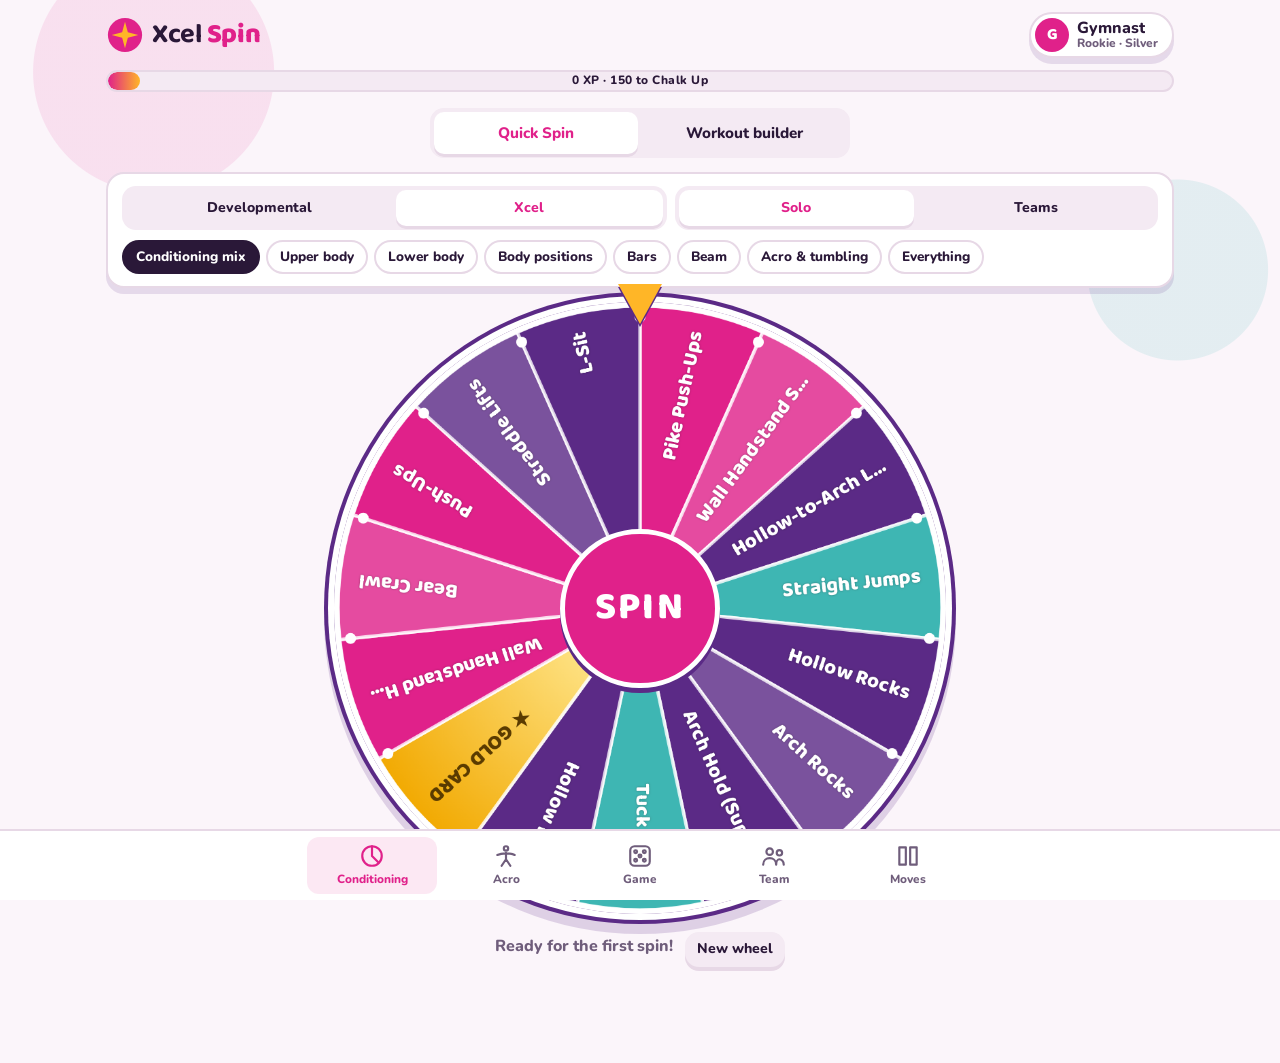
<file: index.html>
<!doctype html>
<html lang="en">
<head>
<meta charset="utf-8">
<meta name="viewport" content="width=device-width, initial-scale=1, viewport-fit=cover">
<title>Xcel Spin</title>
<!-- PWA:START -->
<meta name="description" content="Gamified Xcel gymnastics conditioning randomizer for athletes and coaches.">
<meta name="theme-color" content="#E0218A">
<meta name="apple-mobile-web-app-capable" content="yes">
<meta name="mobile-web-app-capable" content="yes">
<meta name="apple-mobile-web-app-status-bar-style" content="default">
<meta name="apple-mobile-web-app-title" content="Xcel Spin">
<link rel="manifest" href="manifest.webmanifest">
<link rel="apple-touch-icon" href="icons/apple-touch-icon.png">
<link rel="icon" type="image/png" href="icons/icon-192.png">
<!-- PWA:END -->
<link rel="preconnect" href="https://fonts.googleapis.com">
<link rel="preconnect" href="https://fonts.gstatic.com" crossorigin>
<link rel="stylesheet" href="https://fonts.googleapis.com/css2?family=Baloo+2:wght@600;700;800&family=Nunito:wght@500;700;800&display=swap">
<link rel="stylesheet" href="css/app.css">

</head>
<body>
<div class="app">
  <header class="top">
    <div class="brand">
      <span class="logo" aria-hidden="true"><svg viewBox="0 0 40 40"><circle cx="20" cy="20" r="18" fill="var(--magenta)"/><path d="M20 6 L23 17 L34 20 L23 23 L20 34 L17 23 L6 20 L17 17Z" fill="var(--sun)"/></svg></span>
      <span class="brand-name">Xcel <b>Spin</b></span>
    </div>
    <button class="athlete-pill" id="athletePill" type="button" aria-label="Switch athlete">
      <span class="avatar" id="pillAvatar"></span>
      <span class="pill-text"><span id="pillName">Gymnast</span><small id="pillRank">Rookie</small></span>
    </button>
  </header>

  <div class="xpbar" aria-label="Experience points"><div class="xpfill" id="xpFill"></div><span id="xpText">0 XP</span></div>

  <main id="views">
    <!-- SPIN (conditioning) -->
    <section class="view" id="view-spin" data-view="spin">
      <div class="seg mode-switch" id="spinMode">
        <button type="button" data-v="quick">Quick Spin</button>
        <button type="button" data-v="builder">Workout builder</button>
      </div>

      <!-- QUICK SPIN: no names, one big wheel, everyone takes a spin -->
      <div id="quickWrap">
        <div class="panel quick-controls">
          <div class="qc-row">
            <div class="seg small-seg" id="qProg"><button type="button" data-v="dev">Developmental</button><button type="button" data-v="xcel">Xcel</button></div>
            <div class="seg small-seg" id="qPlay"><button type="button" data-v="solo">Solo</button><button type="button" data-v="teams">Teams</button></div>
            <div class="team-count" id="qTeamsWrap" hidden><span class="label">Teams</span><div class="seg small-seg" id="qTeams"></div></div>
          </div>
          <div class="chips" id="qFocus"></div>
        </div>
        <div class="quick-stage">
          <div class="team-turn" id="qTurn" hidden></div>
          <div class="wheel-wrap big-wheel">
            <div class="pointer" aria-hidden="true"></div>
            <canvas class="wheel" id="wheelQuick" width="900" height="900" aria-hidden="true"></canvas>
            <button class="spin-btn" id="qSpinBtn" type="button">SPIN</button>
          </div>
          <div class="quick-foot"><span id="qCount">Ready for the first spin!</span><button type="button" class="btn ghost small" id="qNewWheel">New wheel</button></div>
        </div>
      </div>

      <div id="builderWrap" hidden>
      <div class="setup-grid">
        <div class="panel wheel-panel">
          <div class="wheel-wrap">
            <div class="pointer" aria-hidden="true"></div>
            <canvas class="wheel" id="wheelSpin" width="600" height="600" aria-hidden="true"></canvas>
            <button class="spin-btn" id="spinBtn" type="button">SPIN</button>
          </div>
          <p class="hint" id="spinHint">Pick your focus, then spin for a random workout.</p>
        </div>

        <div class="panel controls">
          <div class="field">
            <span class="label">Who's training?</span>
            <div class="seg" role="radiogroup" id="modeSeg">
              <button type="button" data-mode="solo" class="on">Solo</button>
              <button type="button" data-mode="team">Team</button>
            </div>
            <div class="seg small-seg" id="programSeg" hidden>
              <button type="button" data-prog="xcel">Xcel group</button>
              <button type="button" data-prog="dev">Developmental group</button>
            </div>
            <p class="small" id="teamNote" hidden></p>
          </div>

          <div class="field" id="levelField">
            <span class="label">Level</span>
            <div class="level-groups" id="levelPick"></div>
          </div>

          <div class="field">
            <span class="label">Focus</span>
            <div class="focus-grid" id="focusSpin"></div>
          </div>

          <div class="row2">
            <div class="field">
              <span class="label">Block time</span>
              <div class="seg small-seg" id="countSeg"></div>
            </div>
            <div class="field">
              <span class="label">Coach dial</span>
              <div class="seg small-seg" id="scaleSeg"></div>
            </div>
          </div>

          <label class="toggle" for="bandToggle">
            <input type="checkbox" id="bandToggle">
            <span class="track"><span class="knob"></span></span>
            <span>Pull-up bands available for bars</span>
          </label>
          <button type="button" class="btn big phone-spin" data-spin="spin">Spin the wheel</button>
        </div>
      </div>
      </div>
    </section>

    <!-- ACRO & TUMBLING -->
    <section class="view" id="view-acro" data-view="acro" hidden>
      <div class="setup-grid">
        <div class="panel wheel-panel">
          <div class="wheel-wrap">
            <div class="pointer" aria-hidden="true"></div>
            <canvas class="wheel" id="wheelAcro" width="600" height="600" aria-hidden="true"></canvas>
            <button class="spin-btn alt" id="spinAcroBtn" type="button">SPIN</button>
          </div>
          <p class="hint">Acro and tumbling drills. Partner moves need a buddy and a coach nearby.</p>
        </div>
        <div class="panel controls">
          <div class="field">
            <span class="label">Acro focus</span>
            <div class="focus-grid" id="focusAcro"></div>
          </div>
          <div class="callout">
            <strong>Safety first</strong>
            <p>Moves marked <span class="tag warn">Coach spot</span> are done only with a coach watching, on mats. Skills above an athlete's level are left out automatically.</p>
          </div>
          <p class="small">Uses the same athlete or group, block time and coach dial as the Conditioning tab.</p>
          <button type="button" class="btn big phone-spin" data-spin="acro">Spin the wheel</button>
        </div>
      </div>
    </section>

    <!-- BOARD GAME -->
    <section class="view" id="view-game" data-view="game" hidden>
      <div class="game-picker" id="gamePicker" role="tablist" aria-label="Choose a game">
        <button type="button" class="pick-card" data-game="board" role="tab">
          <svg viewBox="0 0 64 64" aria-hidden="true"><rect x="4" y="4" width="56" height="56" rx="14" fill="var(--plum)"/><path d="M14 46 H50 V32 H14 V18 H46" fill="none" stroke="#FFF8EA" stroke-width="7" stroke-linecap="round" stroke-linejoin="round"/><circle cx="46" cy="18" r="6" fill="var(--sun)"/><circle cx="14" cy="46" r="5" fill="var(--magenta)"/></svg>
          <b>Road to the Podium</b><small>Teams race a board game</small></button>
        <button type="button" class="pick-card" data-game="dice" role="tab">
          <svg viewBox="0 0 64 64" aria-hidden="true"><path d="M32 4 L57 18 L57 46 L32 60 L7 46 L7 18Z" fill="var(--magenta)"/><path d="M32 4 L57 18 L32 26 L7 18Z" fill="#fff" opacity=".25"/><text x="32" y="44" text-anchor="middle" font-family="Baloo 2, sans-serif" font-weight="800" font-size="22" fill="#fff">20</text></svg>
          <b>Gym-Zee Dice</b><small>Roll for move, how many and a multiplier</small></button>
        <button type="button" class="pick-card" data-game="cards" role="tab">
          <svg viewBox="0 0 64 64" aria-hidden="true"><rect x="10" y="10" width="34" height="46" rx="6" fill="var(--aqua)" transform="rotate(-12 27 33)"/><rect x="20" y="8" width="34" height="46" rx="6" fill="#fff" stroke="var(--line)" stroke-width="2"/><text x="26" y="24" font-family="Baloo 2, sans-serif" font-weight="800" font-size="13" fill="var(--magenta)">K</text><path d="M37 30 L40 37 L47 37.5 L42 42 L43.5 49 L37 45.5 L30.5 49 L32 42 L27 37.5 L34 37Z" fill="var(--magenta)"/></svg>
          <b>Card Draw</b><small>Draw a card, do the move</small></button>
      </div>

      <div class="game-setup" id="setupBoard">
        <div class="panel game-hero">
          <div class="hero-text">
            <p class="eyebrow">Team head-to-head</p>
            <h2>Road to the Podium</h2>
            <p>Split your group into teams. Each turn a team draws a move card, hops along the board, and takes on a Conditioning, Skill or Chance card. Springboards launch you ahead, foam pits sink you back. First team to the podium wins!</p>
            <button type="button" class="btn big" id="gResume" hidden>Resume game</button>
          </div>
          <svg class="hero-board" viewBox="0 0 220 130" aria-hidden="true">
            <path d="M20 110 H200 V70 H20 V30 H190" fill="none" stroke="var(--line)" stroke-width="18" stroke-linecap="round" stroke-linejoin="round"/>
            <g><rect x="12" y="102" width="16" height="16" rx="4" fill="var(--magenta)"/><rect x="52" y="102" width="16" height="16" rx="4" fill="var(--aqua)"/><rect x="92" y="102" width="16" height="16" rx="4" fill="var(--sun)"/><rect x="132" y="102" width="16" height="16" rx="4" fill="var(--magenta)"/><rect x="172" y="102" width="16" height="16" rx="4" fill="var(--aqua)"/>
            <rect x="152" y="62" width="16" height="16" rx="4" fill="var(--sun)"/><rect x="112" y="62" width="16" height="16" rx="4" fill="var(--magenta)"/><rect x="72" y="62" width="16" height="16" rx="4" fill="var(--aqua)"/><rect x="32" y="62" width="16" height="16" rx="4" fill="var(--magenta)"/>
            <rect x="62" y="22" width="16" height="16" rx="4" fill="var(--aqua)"/><rect x="102" y="22" width="16" height="16" rx="4" fill="var(--sun)"/><rect x="142" y="22" width="16" height="16" rx="4" fill="var(--magenta)"/></g>
            <path d="M178 14 h24 v20 h-24z M170 22 h8 v12 h-8z M202 26 h8 v8 h-8z" fill="var(--gold)"/>
            <circle cx="60" cy="110" r="7" fill="var(--plum)" stroke="#fff" stroke-width="2"/><circle cx="140" cy="70" r="7" fill="var(--diamond)" stroke="#fff" stroke-width="2"/>
          </svg>
        </div>
        <div class="setup-grid">
          <div class="panel controls">
            <div class="field"><span class="label">Players</span><div class="seg small-seg" id="gPlayersSeg"></div></div>
            <div class="field"><span class="label">Group</span>
              <div class="seg small-seg" id="gProg"><button type="button" data-v="xcel">Xcel group</button><button type="button" data-v="dev">Developmental group</button></div>
              <p class="small" id="gGroupNote"></p></div>
            <div class="field"><span class="label">Teams</span><div class="seg small-seg" id="gTeamsSeg"></div></div>
            <div class="row2">
              <div class="field"><span class="label">Board</span><div class="seg small-seg" id="gLenSeg"></div></div>
              <div class="field"><span class="label">Game clock</span><div class="seg small-seg" id="gTimeSeg"></div></div>
            </div>
            <div class="field"><span class="label">Pieces</span><div class="seg small-seg" id="gAutoSeg"></div></div>
            <p class="small">Numbers use each athlete's level and the coach dial from the Conditioning tab.</p>
          </div>
          <div class="panel">
            <div class="teams-head"><h2>Teams</h2><button type="button" class="btn ghost small" id="gShuffle">Shuffle fair teams</button></div>
            <p class="small" id="gTeamsHint"></p>
            <div class="team-cols" id="gTeams"></div>
            <button type="button" class="btn big wide" id="gStart">Start the game</button>
          </div>
        </div>
      </div>

      <!-- SOLO-TURN GAMES (dice and cards) -->
      <div class="game-setup" id="setupTurns" hidden>
        <div class="panel game-hero turns-hero">
          <div class="hero-text">
            <p class="eyebrow">Solo turns · everyone takes a turn</p>
            <h2 id="tTitle">Gym-Zee Dice</h2>
            <p id="tBlurb"></p>
          </div>
          <div class="hero-art" id="tHeroArt" aria-hidden="true"></div>
        </div>
        <div class="setup-grid">
          <div class="panel controls">
            <div class="field"><span class="label">Players</span><div class="seg small-seg" id="tPlayersSeg"></div></div>
            <div class="field"><span class="label">Group</span>
              <div class="seg small-seg" id="tProg"><button type="button" data-v="xcel">Xcel group</button><button type="button" data-v="dev">Developmental group</button></div>
              <p class="small" id="tGroupNote"></p></div>
            <div class="field"><span class="label">Moves</span><div class="chips" id="tFocus"></div></div>
            <div class="row2">
              <div class="field"><span class="label">Game clock</span><div class="seg small-seg" id="tTime"></div></div>
              <div class="field" id="tRerollField"><span class="label">Re-rolls per turn</span><div class="seg small-seg" id="tRerolls"></div></div>
              <div class="field" id="tDeckField"><span class="label">Deck</span><div class="seg small-seg" id="tDeck"></div></div>
            </div>
            <p class="small">The roll or card is the number for the top level (Diamond or Level 2). Every other level gets a smaller share that matches their normal numbers, and nobody ever goes over double their usual amount.</p>
          </div>
          <div class="panel">
            <div id="tLineupBox">
              <div class="teams-head"><h2>Line-up</h2><button type="button" class="btn ghost small" id="tShuffle">Shuffle order</button></div>
              <p class="small">Athletes take turns in this order. Tap a name to send them to the back of the line.</p>
              <div class="lineup-edit" id="tLineup"></div>
            </div>
            <div id="tChartWrap"></div>
            <button type="button" class="btn big wide" id="tStart">Start</button>
          </div>
        </div>
      </div>
    </section>

    <!-- TEAM -->
    <section class="view" id="view-team" data-view="team" hidden>
      <div class="team-grid">
        <div class="panel">
          <h2>Roster</h2>
          <form class="add-form" id="addForm" autocomplete="off">
            <input id="newName" type="text" maxlength="400" placeholder="Name, or paste a list: Ava, Mia, Zoe" aria-label="Athlete names" required>
            <select id="newLevel" aria-label="Level"></select>
            <button type="submit" class="btn">Add</button>
          </form>
          <div id="roster"></div>
          <p class="small">Tap a name to train solo. Check the boxes to choose who is in each group (up to 20). Developmental and Xcel athletes always train in separate groups.</p>
        </div>
        <div class="panel">
          <h2>Leaderboard</h2>
          <ol class="board" id="board"></ol>
          <h2 class="mt">Badges <small id="badgeOwner"></small></h2>
          <div class="badges" id="badges"></div>
        </div>
      </div>
    </section>

    <!-- LIBRARY -->
    <section class="view" id="view-library" data-view="library" hidden>
      <div class="panel lib-head">
        <input id="libSearch" type="search" placeholder="Search moves, like hollow or kip" aria-label="Search moves">
        <div class="chips" id="libCats"></div>
        <div class="level-groups" id="libLevel"></div>
      </div>
      <div class="lib-list" id="libList"></div>
    </section>
  </main>

  <nav class="tabs" aria-label="Sections">
    <a href="#spin" data-tab="spin" class="on"><svg viewBox="0 0 24 24"><circle cx="12" cy="12" r="9"/><path d="M12 3v9l6 6"/></svg><span>Conditioning</span></a>
    <a href="#acro" data-tab="acro"><svg viewBox="0 0 24 24"><circle cx="12" cy="5" r="2"/><path d="M4 11c4-2 12-2 16 0M12 9v6l-4 6M12 15l4 6"/></svg><span>Acro</span></a>
    <a href="#game" data-tab="game"><svg viewBox="0 0 24 24"><rect x="3" y="3" width="18" height="18" rx="4"/><circle cx="8" cy="8" r="1.3"/><circle cx="16" cy="16" r="1.3"/><circle cx="12" cy="12" r="1.3"/><circle cx="16" cy="8" r="1.3"/><circle cx="8" cy="16" r="1.3"/></svg><span>Game</span></a>
    <a href="#team" data-tab="team"><svg viewBox="0 0 24 24"><circle cx="8" cy="8" r="3"/><circle cx="17" cy="9" r="2.5"/><path d="M2 20c0-4 3-6 6-6s6 2 6 6M14 20c0-3 1.5-5 3-5s4 1.5 4 5"/></svg><span>Team</span></a>
    <a href="#library" data-tab="library"><svg viewBox="0 0 24 24"><path d="M4 4h6v16H4zM14 4h6v16h-6z"/></svg><span>Moves</span></a>
  </nav>
</div>

<!-- DRAW SHEET -->
<div class="sheet" id="drawSheet" hidden>
  <div class="sheet-card">
    <h2 id="drawTitle">Your draw</h2>
    <p class="small" id="drawSub"></p>
    <ol class="draw-list" id="drawList"></ol>
    <div class="sheet-actions">
      <button class="btn ghost" id="drawAgain" type="button">Spin again</button>
      <button class="btn big" id="drawGo" type="button">Let's go</button>
    </div>
  </div>
</div>

<!-- PLAYER -->
<div class="player" id="player" hidden>
  <div class="player-top">
    <button class="icon-btn" id="quitBtn" type="button" aria-label="End workout">✕</button>
    <div class="ptop-mid"><div class="block-clock" id="blockClock">30:00</div><div class="dots" id="dots"></div></div>
    <button class="icon-btn" id="muteBtn" type="button" aria-label="Sound on">♪</button>
  </div>
  <div class="quit-confirm" id="quitConfirm" hidden>
    <span>End this workout? Finished moves keep their XP.</span>
    <button class="btn small" id="quitYes" type="button">End</button>
    <button class="btn ghost small" id="quitNo" type="button">Keep going</button>
  </div>
  <article class="move-card" id="moveCard">
    <div class="move-meta">
      <span class="cat-tag" id="pCat"></span>
      <span class="gold-tag" id="pGolden" hidden>Golden card · 2x XP</span>
    </div>
    <h1 id="pName"></h1>
    <div class="target" id="pTarget"></div>
    <div class="team-checks" id="pTeam" hidden></div>
    <div class="timer" id="pTimer" hidden>
      <svg viewBox="0 0 120 120"><circle class="ring-bg" cx="60" cy="60" r="52"/><circle class="ring" id="ring" cx="60" cy="60" r="52"/></svg>
      <button type="button" id="timerBtn" class="timer-btn">Start</button>
    </div>
    <div class="how">
      <div class="kid-note" id="pKid" hidden><h3>Say it to little gymnasts</h3><p id="pKidText"></p></div>
      <h3>How to do it</h3>
      <p id="pHow"></p>
      <h3>Coach cue</h3>
      <p id="pCue"></p>
      <div class="band-note" id="pBand" hidden><strong>Band option</strong><p id="pBandText"></p></div>
      <div class="safety-note" id="pSafety" hidden>Coach spot required. Use mats.</div>
    </div>
  </article>
  <div class="player-actions">
    <button class="btn ghost" id="swapBtn" type="button">Swap <span id="swapLeft"></span></button>
    <button class="btn big done" id="doneBtn" type="button">Done!</button>
  </div>
</div>

<!-- FINISH -->
<div class="sheet" id="finishSheet" hidden>
  <canvas id="confetti" aria-hidden="true"></canvas>
  <div class="sheet-card finish">
    <p class="eyebrow">Workout complete</p>
    <h2 id="finishTitle">You stuck it!</h2>
    <div class="finish-xp" id="finishXp"></div>
    <div class="finish-list" id="finishList"></div>
    <div class="sheet-actions">
      <button class="btn big" id="finishOk" type="button">Back to spin</button>
    </div>
  </div>
</div>

<!-- ATHLETE PICKER -->
<div class="sheet" id="pickSheet" hidden>
  <div class="sheet-card">
    <h2>Who's training?</h2>
    <ul class="roster pick" id="pickList"></ul>
    <div class="sheet-actions"><button class="btn ghost" id="pickClose" type="button">Close</button></div>
  </div>
</div>

<!-- BOARD GAME PLAY -->
<div class="game" id="game" hidden>
  <div class="game-top">
    <button class="icon-btn" id="gQuit" type="button" aria-label="Pause or end game">✕</button>
    <div class="game-title"><b>Road to the Podium</b><span id="gClock"></span></div>
    <button class="icon-btn" id="gMute" type="button" aria-label="Sound">♪</button>
  </div>
  <div class="quit-confirm" id="gQuitConfirm" hidden>
    <span>Pause or end the game?</span>
    <button class="btn ghost small" id="gPause" type="button">Save & exit</button>
    <button class="btn small" id="gEnd" type="button">End & crown winner</button>
    <button class="btn ghost small" id="gKeep" type="button">Keep playing</button>
  </div>
  <div class="game-body">
    <div class="board-wrap"><svg id="gBoard" role="img" aria-label="Game board"></svg></div>
    <div class="game-side">
      <div class="turn-card" id="gTurn"></div>
      <div class="scoreboard" id="gScore"></div>
      <div class="legend">
        <span><i style="background:var(--magenta)"></i>Conditioning</span>
        <span><i style="background:var(--aqua)"></i>Skill</span>
        <span><i style="background:var(--sun)"></i>Chance</span>
        <span><i class="spring"></i>Springboard</span>
        <span><i class="pit"></i>Foam pit</span>
      </div>
    </div>
  </div>
</div>
<!-- SOLO-TURN PLAY -->
<div class="turns" id="turns" hidden>
  <div class="game-top">
    <button class="icon-btn" id="tQuit" type="button" aria-label="End game">✕</button>
    <div class="game-title"><b id="tPlayTitle">Gym-Zee Dice</b><span id="tClock"></span></div>
    <button class="icon-btn" id="tMute" type="button" aria-label="Sound">♪</button>
  </div>
  <div class="quit-confirm" id="tQuitConfirm" hidden>
    <span>End the game and see the results?</span>
    <button class="btn small" id="tEnd" type="button">End game</button>
    <button class="btn ghost small" id="tKeep" type="button">Keep playing</button>
  </div>
  <div class="lineup" id="tLine"></div>
  <div class="turn-stage" id="tStage"></div>
</div>

<div class="sheet" id="gCardSheet" hidden><div class="sheet-card game-card" id="gCard"></div></div>
<div class="sheet" id="gOverSheet" hidden>
  <canvas id="gConfetti" aria-hidden="true"></canvas>
  <div class="sheet-card finish" id="gOver"></div>
</div>

<!-- QUICK SPIN RESULT -->
<div class="sheet" id="qSheet" hidden><div class="sheet-card q-card" id="qCard"></div></div>

<!-- TIMERS THAT KEEP RUNNING WHILE THE NEXT PERSON GOES -->
<div class="timer-tray" id="timerTray" aria-live="polite"></div>

<div class="toast" id="toast" role="status" aria-live="polite"></div>

<script src="js/data.js"></script>
<script src="js/app.js"></script>
<script src="js/game.js"></script>
<script src="js/turns.js"></script>
<script src="js/quick.js"></script>
</body>
</html>
</file>
<file: css/app.css>
/* Layout: one-screen app; wheel + controls side by side on iPad, stacked on phone; bottom tab bar. */
:root{
  --chalk:#FBF5FA; --surface:#FFFFFF; --surface2:#F4EAF3; --ink:#2A1838; --muted:#6F5D7B; --line:#E7D8E6;
  --magenta:#E0218A; --magenta-ink:#FFFFFF; --aqua:#0FA7A2; --sun:#FFB627; --plum:#5B2A86; --danger:#D7263D;
  --level1:#F26B38; --level2:#3E9B4F; --silver:#9AA5B6; --gold:#E3A70B; --platinum:#8F86C9; --diamond:#22B5E8;
  --shadow:0 6px 0 rgba(91,42,134,.14);
  --f-display:"Baloo 2","Trebuchet MS",system-ui,sans-serif;
  --f-body:"Nunito",system-ui,-apple-system,"Segoe UI",sans-serif;
  --r:18px;
}
@media (prefers-color-scheme: dark){ :root:not([data-theme="light"]){
  --chalk:#170E20; --surface:#241632; --surface2:#2F1F40; --ink:#F7EEF9; --muted:#BFAACB; --line:#3D2A50;
  --magenta:#FF4FA8; --magenta-ink:#2A0A1C; --aqua:#3ED6CF; --sun:#FFC34D; --plum:#C9A3F0; --danger:#FF6B7D;
  --level1:#FF8A5C; --level2:#5CC26F; --silver:#B9C2D0; --gold:#F5C230; --platinum:#B3A9EC; --diamond:#5ACBF2;
  --shadow:0 6px 0 rgba(0,0,0,.35); color-scheme:dark; } }
:root[data-theme="dark"]{
  --chalk:#170E20; --surface:#241632; --surface2:#2F1F40; --ink:#F7EEF9; --muted:#BFAACB; --line:#3D2A50;
  --magenta:#FF4FA8; --magenta-ink:#2A0A1C; --aqua:#3ED6CF; --sun:#FFC34D; --plum:#C9A3F0; --danger:#FF6B7D;
  --level1:#FF8A5C; --level2:#5CC26F; --silver:#B9C2D0; --gold:#F5C230; --platinum:#B3A9EC; --diamond:#5ACBF2;
  --shadow:0 6px 0 rgba(0,0,0,.35); color-scheme:dark; }

*{box-sizing:border-box}
[hidden]{display:none!important}
html,body{height:100%}
body{margin:0;background:var(--chalk);color:var(--ink);font-family:var(--f-body);font-size:16px;line-height:1.45;
  -webkit-tap-highlight-color:transparent;
  background-image:radial-gradient(circle at 12% 8%, color-mix(in srgb,var(--magenta) 10%,transparent) 0 120px,transparent 121px),
                   radial-gradient(circle at 92% 30%, color-mix(in srgb,var(--aqua) 10%,transparent) 0 90px,transparent 91px);
  background-attachment:fixed;}
button,input,select{font:inherit;color:inherit}
button{cursor:pointer}
:focus-visible{outline:3px solid var(--aqua);outline-offset:2px}
h1,h2,h3{font-family:var(--f-display);line-height:1.1;margin:0;text-wrap:balance}
h2{font-size:1.45rem}
h2 small{font-family:var(--f-body);font-size:.85rem;color:var(--muted);font-weight:700}
.mt{margin-top:22px}
.small{font-size:.88rem;color:var(--muted);margin:6px 0 0}

.app{max-width:1100px;margin:0 auto;padding-left:max(16px,env(safe-area-inset-left,0px));padding-right:max(16px,env(safe-area-inset-right,0px));padding-block:12px calc(96px + env(safe-area-inset-bottom,0px))}

/* header */
.top{display:flex;align-items:center;justify-content:space-between;gap:12px}
.brand{display:flex;align-items:center;gap:8px}
.logo svg{width:38px;height:38px;display:block}
.brand-name{font-family:var(--f-display);font-size:1.7rem;font-weight:700;letter-spacing:-.01em}
.brand-name b{color:var(--magenta);font-weight:800}
.athlete-pill{display:flex;align-items:center;gap:8px;background:var(--surface);border:2px solid var(--line);border-radius:999px;padding:4px 14px 4px 4px;box-shadow:var(--shadow);min-width:0}
.pill-text{display:flex;flex-direction:column;align-items:flex-start;line-height:1.1;font-weight:800;min-width:0}
.pill-text span{max-width:120px;overflow:hidden;text-overflow:ellipsis;white-space:nowrap}
.pill-text small{color:var(--muted);font-size:.75rem}
.avatar{width:34px;height:34px;border-radius:50%;display:grid;place-items:center;font-family:var(--f-display);font-weight:800;color:#fff;flex:none;font-size:1rem}

.xpbar{position:relative;height:22px;background:var(--surface2);border-radius:999px;margin:12px 0 16px;overflow:hidden;border:2px solid var(--line)}
.xpfill{height:100%;width:0;background:linear-gradient(90deg,var(--magenta),var(--sun));border-radius:999px;transition:width .6s cubic-bezier(.2,.9,.3,1.2)}
.xpbar span{position:absolute;inset:0;display:grid;place-items:center;font-size:.75rem;font-weight:800;letter-spacing:.04em}

/* panels */
.panel{background:var(--surface);border:2px solid var(--line);border-radius:var(--r);padding:18px;box-shadow:var(--shadow);min-width:0}
.setup-grid{display:grid;grid-template-columns:minmax(0,1fr) minmax(0,1.1fr);gap:16px;align-items:start}
.team-grid{display:grid;grid-template-columns:1fr 1fr;gap:16px;align-items:start}
@media (max-width:760px){.setup-grid,.team-grid{grid-template-columns:1fr}}

/* wheel */
.wheel-panel{display:flex;flex-direction:column;align-items:center;gap:10px}
.wheel-wrap{position:relative;width:min(100%,380px);aspect-ratio:1;max-width:100%}
.wheel{width:100%;height:100%;display:block;border-radius:50%;box-shadow:0 0 0 6px var(--surface),0 0 0 10px var(--plum),0 10px 0 10px rgba(91,42,134,.18);transition:transform 3.2s cubic-bezier(.12,.75,.12,1)}
.pointer{position:absolute;top:-14px;left:50%;transform:translateX(-50%);width:0;height:0;border-left:16px solid transparent;border-right:16px solid transparent;border-top:30px solid var(--sun);z-index:2;filter:drop-shadow(0 3px 0 var(--plum))}
.spin-btn{position:absolute;inset:0;margin:auto;width:30%;height:30%;border-radius:50%;border:5px solid var(--surface);background:var(--magenta);color:var(--magenta-ink);font-family:var(--f-display);font-size:clamp(1.1rem,4.5vw,1.8rem);font-weight:800;letter-spacing:.06em;box-shadow:0 5px 0 var(--plum);transition:transform .12s}
.spin-btn.alt{background:var(--aqua)}
.spin-btn:active{transform:translateY(3px);box-shadow:0 2px 0 var(--plum)}
.spin-btn:disabled{opacity:.8}
.hint{text-align:center;color:var(--muted);font-weight:700;margin:4px 0 0;max-width:34ch}

/* controls */
.controls{display:flex;flex-direction:column;gap:16px}
.field{display:flex;flex-direction:column;gap:8px;min-width:0}
.label{font-size:.78rem;font-weight:800;text-transform:uppercase;letter-spacing:.08em;color:var(--muted)}
.row2{display:grid;grid-template-columns:1fr 1fr;gap:12px}
@media (max-width:420px){.row2{grid-template-columns:1fr}}
.seg{display:flex;background:var(--surface2);border-radius:14px;padding:4px;gap:4px}
.seg button{flex:1;border:0;background:transparent;padding:10px 6px;border-radius:10px;font-weight:800;font-size:.95rem}
.seg button.on{background:var(--surface);box-shadow:0 3px 0 var(--line);color:var(--magenta)}
.small-seg button{padding:8px 4px;font-size:.88rem}

.levels{display:grid;grid-template-columns:repeat(4,1fr);gap:8px}
.lvl{border:3px solid transparent;border-radius:14px;padding:10px 4px 8px;font-family:var(--f-display);font-weight:800;font-size:1.05rem;color:#fff;background:var(--c);box-shadow:0 4px 0 color-mix(in srgb,var(--c) 55%,#000);position:relative;overflow:hidden;text-shadow:0 1px 0 rgba(0,0,0,.25)}
.lvl::after{content:"";position:absolute;top:-30%;left:-40%;width:40%;height:160%;background:rgba(255,255,255,.35);transform:rotate(20deg)}
.lvl.on{border-color:var(--ink);transform:translateY(-2px)}
.lvl:not(.on){opacity:.55}
.levels.compact .lvl{padding:6px 2px;font-size:.9rem}
@media (max-width:480px){.lvl{font-size:.82rem;padding:9px 2px 7px;letter-spacing:-.01em}.levels{gap:6px}}
.lv-level1{--c:var(--level1)} .lv-level2{--c:var(--level2)} .lv-silver{--c:var(--silver)} .lv-gold{--c:var(--gold)} .lv-platinum{--c:var(--platinum)} .lv-diamond{--c:var(--diamond)}

.focus-grid{display:grid;grid-template-columns:repeat(3,1fr);gap:8px}
@media (max-width:420px){.focus-grid{grid-template-columns:repeat(2,1fr)}}
.focus{display:flex;flex-direction:column;align-items:flex-start;gap:2px;text-align:left;border:2px solid var(--line);background:var(--surface);border-radius:14px;padding:10px 12px;min-width:0}
.focus b{font-family:var(--f-display);font-size:1.05rem;line-height:1.1}
.focus small{font-size:.74rem;color:var(--muted);line-height:1.2}
.focus i{display:block;width:22px;height:6px;border-radius:3px;background:var(--fc);margin-bottom:4px}
.focus.on{border-color:var(--fc);background:color-mix(in srgb,var(--fc) 14%,var(--surface));box-shadow:0 4px 0 var(--fc)}

.toggle{display:flex;align-items:center;gap:12px;font-weight:700;cursor:pointer}
.toggle input{position:absolute;opacity:0;pointer-events:none}
.track{width:52px;height:30px;border-radius:999px;background:var(--surface2);border:2px solid var(--line);position:relative;flex:none;transition:background .2s}
.knob{position:absolute;top:2px;left:2px;width:22px;height:22px;border-radius:50%;background:var(--muted);transition:transform .2s,background .2s}
.toggle input:checked+.track{background:color-mix(in srgb,var(--aqua) 30%,var(--surface))}
.toggle input:checked+.track .knob{transform:translateX(22px);background:var(--aqua)}
.toggle input:focus-visible+.track{outline:3px solid var(--aqua);outline-offset:2px}

.callout{background:color-mix(in srgb,var(--sun) 16%,var(--surface));border:2px dashed var(--sun);border-radius:14px;padding:12px 14px}
.callout p{margin:4px 0 0;font-size:.92rem}
.tag{display:inline-block;font-size:.72rem;font-weight:800;padding:2px 8px;border-radius:999px;background:var(--surface2);color:var(--muted);text-transform:uppercase;letter-spacing:.04em;white-space:nowrap}
.tag.warn{background:var(--danger);color:#fff}
.tag.band{background:var(--aqua);color:#fff}
.tag.pair{background:var(--plum);color:var(--surface)}

/* buttons */
.btn{border:0;border-radius:14px;padding:12px 18px;background:var(--magenta);color:var(--magenta-ink);font-weight:800;box-shadow:0 4px 0 var(--plum);font-size:1rem}
.btn:active{transform:translateY(2px);box-shadow:0 2px 0 var(--plum)}
.btn.ghost{background:var(--surface2);color:var(--ink);box-shadow:0 4px 0 var(--line)}
.btn.big{font-family:var(--f-display);font-size:1.3rem;padding:12px 26px}
.btn.small{padding:7px 12px;font-size:.88rem}
.btn:disabled{opacity:.45;cursor:not-allowed}

/* tabs */
.tabs{position:fixed;left:0;right:0;bottom:0;z-index:20;display:flex;justify-content:center;gap:4px;background:var(--surface);border-top:2px solid var(--line);
  padding:6px max(10px,env(safe-area-inset-right,0px)) calc(6px + env(safe-area-inset-bottom,0px)) max(10px,env(safe-area-inset-left,0px))}
.tabs a{flex:1;max-width:160px;display:flex;flex-direction:column;align-items:center;gap:2px;padding:6px 4px;border-radius:12px;color:var(--muted);text-decoration:none;font-weight:800;font-size:.74rem}
.tabs svg{width:26px;height:26px;fill:none;stroke:currentColor;stroke-width:2;stroke-linecap:round;stroke-linejoin:round}
.tabs a.on{color:var(--magenta);background:color-mix(in srgb,var(--magenta) 10%,transparent)}

/* team */
.add-form{display:flex;gap:8px;margin:12px 0;flex-wrap:wrap}
.add-form input{flex:1 1 140px;min-width:0}
.add-form input,.add-form select,.lib-head input{border:2px solid var(--line);background:var(--chalk);border-radius:12px;padding:10px 12px;font-weight:700}
.roster{list-style:none;margin:0;padding:0;display:flex;flex-direction:column;gap:8px}
.roster li{display:flex;align-items:center;gap:10px;padding:8px 10px;border:2px solid var(--line);border-radius:14px;background:var(--surface)}
.roster li.active{border-color:var(--magenta);background:color-mix(in srgb,var(--magenta) 8%,var(--surface))}
.roster .who{flex:1;min-width:0;background:none;border:0;text-align:left;padding:0;display:flex;align-items:center;gap:10px}
.roster .who span{display:flex;flex-direction:column;min-width:0}
.roster .who b{overflow:hidden;text-overflow:ellipsis;white-space:nowrap}
.roster .who small{color:var(--muted);font-weight:700}
.roster input[type=checkbox]{width:22px;height:22px;accent-color:var(--magenta)}
.roster select{border:2px solid var(--line);background:var(--chalk);border-radius:10px;padding:4px;font-weight:700;font-size:.85rem}
.rm{border:0;background:transparent;color:var(--muted);font-size:1.1rem;padding:4px 6px;border-radius:8px}
.rm.confirm{background:var(--danger);color:#fff;font-size:.78rem;font-weight:800}
.board{list-style:none;margin:12px 0 0;padding:0;display:flex;flex-direction:column;gap:6px;counter-reset:b}
.board li{display:flex;align-items:center;gap:10px;padding:8px 10px;border-radius:12px;background:var(--surface2);counter-increment:b}
.board .nm{flex:1;font-weight:800;min-width:0;overflow:hidden;text-overflow:ellipsis;white-space:nowrap}
.board .xp{font-variant-numeric:tabular-nums;font-weight:800;color:var(--magenta)}
.badges{display:grid;grid-template-columns:repeat(auto-fill,minmax(130px,1fr));gap:8px;margin-top:10px}
.badge{display:flex;gap:8px;align-items:center;padding:8px;border-radius:12px;border:2px dashed var(--line);opacity:.5}
.badge.got{opacity:1;border-style:solid;border-color:var(--sun);background:color-mix(in srgb,var(--sun) 12%,var(--surface))}
.badge .medal{width:30px;height:30px;flex:none}
.badge b{display:block;font-size:.85rem;line-height:1.1}
.badge small{font-size:.7rem;color:var(--muted);line-height:1.15;display:block}

/* library */
.lib-head{display:flex;flex-direction:column;gap:10px;margin-bottom:14px}
.chips{display:flex;gap:6px;flex-wrap:wrap}
.chip{border:2px solid var(--line);background:var(--surface);border-radius:999px;padding:5px 12px;font-weight:800;font-size:.85rem}
.chip.on{background:var(--ink);color:var(--surface);border-color:var(--ink)}
.lib-list{display:grid;grid-template-columns:repeat(auto-fill,minmax(280px,1fr));gap:12px}
.lib-item{background:var(--surface);border:2px solid var(--line);border-radius:16px;padding:14px;display:flex;flex-direction:column;gap:6px;min-width:0;border-top:6px solid var(--fc)}
.lib-item h3{font-size:1.15rem}
.lib-item .num{font-family:var(--f-display);font-size:1.25rem;font-weight:800;color:var(--magenta)}
.lib-item p{margin:0;font-size:.92rem}
.lib-item .cue{color:var(--muted);font-size:.86rem}
.lib-item .tags{display:flex;gap:6px;flex-wrap:wrap}
.empty{color:var(--muted);font-weight:700;padding:20px;text-align:center}

/* sheets */
.sheet{position:fixed;inset:0;z-index:40;background:rgba(23,14,32,.55);display:flex;align-items:flex-end;justify-content:center;padding:max(12px,env(safe-area-inset-top,0px)) max(12px,env(safe-area-inset-right,0px)) max(12px,env(safe-area-inset-bottom,0px)) max(12px,env(safe-area-inset-left,0px))}
@media (min-width:700px){.sheet{align-items:center}}
.sheet-card{position:relative;z-index:1;background:var(--surface);border-radius:24px;padding:22px;width:min(560px,100%);max-height:100%;overflow:auto;box-shadow:0 10px 0 var(--plum);animation:pop .35s cubic-bezier(.2,.9,.3,1.3)}
@keyframes pop{from{transform:translateY(30px) scale(.96);opacity:.4}}
.sheet-actions{display:flex;gap:10px;justify-content:flex-end;margin-top:16px;flex-wrap:wrap}
.draw-list{list-style:none;padding:0;margin:14px 0 0;display:flex;flex-direction:column;gap:8px}
.draw-list li{display:flex;align-items:center;gap:10px;padding:10px 12px;border-radius:14px;background:var(--surface2);border-left:6px solid var(--fc);animation:deal .4s both}
.draw-list li.golden{background:color-mix(in srgb,var(--sun) 25%,var(--surface));}
.draw-list .n{font-family:var(--f-display);font-weight:800;color:var(--muted);width:22px}
.draw-list .t{flex:1;min-width:0}
.draw-list .t b{display:block;line-height:1.15}
.draw-list .t small{color:var(--muted);font-weight:700}
.draw-list .q{font-family:var(--f-display);font-weight:800;color:var(--magenta);white-space:nowrap;font-variant-numeric:tabular-nums}
@keyframes deal{from{opacity:0;transform:translateX(-24px) rotate(-3deg)}}

/* player */
.player{position:fixed;inset:0;z-index:30;background:var(--chalk);display:flex;flex-direction:column;
  padding:calc(10px + env(safe-area-inset-top,0px)) max(16px,env(safe-area-inset-right,0px)) calc(14px + env(safe-area-inset-bottom,0px)) max(16px,env(safe-area-inset-left,0px))}
.player-top{display:flex;align-items:center;gap:10px;max-width:760px;width:100%;margin:0 auto}
.icon-btn{width:44px;height:44px;border-radius:50%;border:2px solid var(--line);background:var(--surface);font-size:1.1rem;font-weight:800;flex:none}
.icon-btn.off{opacity:.45}
.dots{flex:1;display:flex;gap:5px;justify-content:center;flex-wrap:wrap}
.dots i{width:12px;height:12px;border-radius:50%;background:var(--line)}
.dots i.done{background:var(--aqua)} .dots i.now{background:var(--magenta);transform:scale(1.3)} .dots i.gold{box-shadow:0 0 0 2px var(--sun)}
.quit-confirm{max-width:760px;margin:10px auto 0;width:100%;display:flex;gap:8px;align-items:center;flex-wrap:wrap;background:var(--surface);border:2px solid var(--danger);border-radius:14px;padding:10px 12px;font-weight:700}
.quit-confirm span{flex:1 1 200px}
.move-card{flex:1;overflow:auto;max-width:760px;width:100%;margin:12px auto;background:var(--surface);border:2px solid var(--line);border-radius:24px;padding:20px;box-shadow:var(--shadow);border-top:10px solid var(--fc,var(--magenta));display:flex;flex-direction:column;gap:12px}
.move-card.golden{border-color:var(--sun);border-top-color:var(--sun);background:linear-gradient(160deg,color-mix(in srgb,var(--sun) 18%,var(--surface)),var(--surface) 45%)}
.move-card.enter{animation:flip .45s cubic-bezier(.2,.9,.3,1.2)}
@keyframes flip{from{transform:perspective(800px) rotateY(-70deg);opacity:0}}
.move-meta{display:flex;gap:8px;flex-wrap:wrap;align-items:center}
.cat-tag{background:var(--fc);color:#fff;font-weight:800;font-size:.78rem;padding:4px 10px;border-radius:999px;text-transform:uppercase;letter-spacing:.06em}
.gold-tag{background:var(--sun);color:#3a2500;font-weight:800;font-size:.78rem;padding:4px 10px;border-radius:999px}
.move-card h1{font-size:clamp(2rem,7vw,3.2rem);letter-spacing:-.01em}
.target{display:flex;align-items:baseline;gap:10px;flex-wrap:wrap}
.target .big{font-family:var(--f-display);font-weight:800;font-size:clamp(3rem,13vw,5rem);line-height:.9;color:var(--magenta);font-variant-numeric:tabular-nums}
.target .unit{font-weight:800;font-size:1.1rem;color:var(--muted)}
.target .lvl-chip{font-size:.8rem;font-weight:800;color:#fff;background:var(--c);padding:3px 10px;border-radius:999px}
.team-checks{display:grid;grid-template-columns:repeat(auto-fill,minmax(150px,1fr));gap:8px}
.tcheck{display:flex;align-items:center;gap:8px;padding:8px 10px;border:2px solid var(--line);border-radius:14px;background:var(--surface);text-align:left;min-width:0}
.tcheck .avatar{width:30px;height:30px;font-size:.9rem}
.tcheck span{display:flex;flex-direction:column;line-height:1.15;min-width:0}
.tcheck b{overflow:hidden;text-overflow:ellipsis;white-space:nowrap}
.tcheck small{font-weight:800;color:var(--magenta);font-variant-numeric:tabular-nums}
.tcheck.on{border-color:var(--aqua);background:color-mix(in srgb,var(--aqua) 16%,var(--surface))}
.tcheck.on .avatar::after{content:"✓"}
.tcheck.on .avatar{font-size:0}.tcheck.on .avatar::after{font-size:1rem}
.timer{position:relative;width:150px;height:150px;align-self:center}
.timer svg{width:100%;height:100%;transform:rotate(-90deg)}
.ring-bg{fill:none;stroke:var(--surface2);stroke-width:12}
.ring{fill:none;stroke:var(--aqua);stroke-width:12;stroke-linecap:round;stroke-dasharray:326.7;stroke-dashoffset:0;transition:stroke-dashoffset .25s linear}
.timer-btn{position:absolute;inset:18px;border-radius:50%;border:0;background:transparent;font-family:var(--f-display);font-weight:800;font-size:1.8rem;font-variant-numeric:tabular-nums}
.how h3{font-size:.8rem;font-family:var(--f-body);font-weight:800;text-transform:uppercase;letter-spacing:.08em;color:var(--muted);margin-top:8px}
.how p{margin:4px 0 0;font-size:1.08rem;max-width:62ch}
.band-note{margin-top:12px;background:color-mix(in srgb,var(--aqua) 14%,var(--surface));border:2px solid var(--aqua);border-radius:14px;padding:10px 12px}
.band-note p{margin:2px 0 0;font-size:.98rem}
.safety-note{margin-top:12px;background:var(--danger);color:#fff;border-radius:14px;padding:10px 12px;font-weight:800}
.player-actions{display:flex;gap:10px;max-width:760px;width:100%;margin:0 auto}
.player-actions .done{flex:1;background:var(--aqua);color:#fff;box-shadow:0 5px 0 color-mix(in srgb,var(--aqua) 50%,#000)}

/* finish */
#confetti{position:fixed;inset:0;width:100%;height:100%;pointer-events:none;z-index:0}
.finish{text-align:center}
.eyebrow{text-transform:uppercase;letter-spacing:.12em;font-weight:800;font-size:.8rem;color:var(--aqua);margin:0}
.finish h2{font-size:2.2rem;margin-top:4px}
.finish-xp{font-family:var(--f-display);font-size:3rem;font-weight:800;color:var(--magenta);line-height:1;margin:12px 0}
.finish-list{display:flex;flex-direction:column;gap:6px;text-align:left}
.finish-list div{padding:8px 12px;background:var(--surface2);border-radius:12px;font-weight:700}
.finish-list .newbadge{background:color-mix(in srgb,var(--sun) 25%,var(--surface))}
.finish .sheet-actions{justify-content:center}

.toast{position:fixed;left:50%;bottom:calc(92px + env(safe-area-inset-bottom,0px));transform:translate(-50%,20px);background:var(--ink);color:var(--surface);padding:10px 18px;border-radius:999px;font-weight:800;opacity:0;pointer-events:none;transition:.25s;z-index:60;max-width:calc(100% - 32px);text-align:center}
.toast.show{opacity:1;transform:translate(-50%,0)}

@media (prefers-reduced-motion: reduce){*,*::before,*::after{animation-duration:.01ms!important;transition-duration:.01ms!important}}

.phone-spin{display:none;width:100%}
@media (max-width:760px){.phone-spin{display:block}}

/* ---- v2: developmental levels, groups, block clock ---- */
.level-groups{display:grid;grid-template-columns:minmax(0,1fr) minmax(0,2fr);gap:10px}
.lvl-group{display:flex;flex-direction:column;gap:6px;min-width:0}
.lvl-prog{font-weight:800;font-size:.85rem;line-height:1.1}
.lvl-prog small{display:block;color:var(--muted);font-size:.72rem;font-weight:700}
.levels.dev{grid-template-columns:repeat(2,1fr)}
.levels.xcel{grid-template-columns:repeat(4,1fr)}
@media (max-width:480px){.level-groups{grid-template-columns:1fr}}
.lib-head .level-groups .lvl{padding:6px 2px;font-size:.88rem}
.lvl-chip{display:inline-block;font-size:.74rem;font-weight:800;color:#fff;background:var(--c);padding:2px 9px;border-radius:999px;white-space:nowrap;text-shadow:0 1px 0 rgba(0,0,0,.2)}
.target .lvl-chip{font-size:.8rem;padding:3px 10px}
.roster-group+.roster-group{margin-top:16px}
.rg-head{display:flex;align-items:center;gap:6px;flex-wrap:wrap;margin-bottom:8px}
.rg-head>span:first-child{flex:1 1 160px;min-width:0}
.rg-head small{color:var(--muted);font-weight:700;font-size:.78rem}
.rg-count{font-size:.78rem;font-weight:800;color:var(--aqua);font-variant-numeric:tabular-nums}
.rg-count.over{color:var(--danger)}
.roster .empty-row{color:var(--muted);font-weight:700;font-size:.9rem;justify-content:center;border-style:dashed}
.board .board-head{background:none;padding:6px 2px 0;font-weight:800;font-size:.78rem;text-transform:uppercase;letter-spacing:.08em;color:var(--muted)}
.board .place{font-family:var(--f-display);font-weight:800;width:24px;text-align:center;color:var(--muted);font-size:1.15rem;font-variant-numeric:tabular-nums}
.board .avatar{width:28px;height:28px;font-size:.8rem}
.ptop-mid{flex:1;display:flex;flex-direction:column;align-items:center;gap:6px;min-width:0}
.block-clock{font-family:var(--f-display);font-weight:800;font-size:1.15rem;font-variant-numeric:tabular-nums;background:var(--surface);border:2px solid var(--line);border-radius:999px;padding:2px 14px;line-height:1.4}
.block-clock.low{border-color:var(--sun);background:color-mix(in srgb,var(--sun) 20%,var(--surface))}
.block-clock.over{border-color:var(--danger);color:var(--danger)}
.dots{flex:none;max-width:100%}
.dots i{width:10px;height:10px}
.level-targets{display:flex;gap:8px;flex-wrap:wrap}
.lt{display:flex;flex-direction:column;align-items:center;min-width:76px;padding:6px 10px 8px;border-radius:14px;background:color-mix(in srgb,var(--c) 18%,var(--surface));border:2px solid var(--c)}
.lt span{font-size:.75rem;font-weight:800;text-transform:uppercase;letter-spacing:.05em}
.lt b{font-family:var(--f-display);font-size:2.4rem;line-height:1;color:var(--ink);font-variant-numeric:tabular-nums}
.lt small{font-weight:800;color:var(--muted);font-size:.75rem}
.team-checks{display:flex;flex-direction:column;gap:10px}
.team-hint{margin:0;font-weight:700;color:var(--muted);font-size:.92rem}
.tgroup{display:flex;flex-direction:column;gap:6px}
.tg-label{align-self:flex-start;font-size:.8rem;font-weight:800;color:#fff;background:var(--c);padding:3px 10px;border-radius:999px;text-shadow:0 1px 0 rgba(0,0,0,.2)}
.tg-names{display:flex;flex-wrap:wrap;gap:6px}
.tg-names .tcheck{padding:4px 10px 4px 4px;border-radius:999px;gap:6px;max-width:100%}
.tg-names .tcheck .avatar{width:26px;height:26px;font-size:.75rem}
.tg-names .tcheck b{font-size:.9rem;max-width:12ch}
.tcheck:not(.on){opacity:.55;text-decoration:line-through}
.kid-note{background:color-mix(in srgb,var(--level1) 14%,var(--surface));border:2px solid var(--level1);border-radius:14px;padding:8px 12px;margin-bottom:6px}
.kid-note h3{margin-top:0;color:var(--level1)}
.kid-note p{font-weight:700}
.lib-item.off{opacity:.55}
.lib-item .kid{font-weight:700;background:color-mix(in srgb,var(--level1) 12%,var(--surface));border-radius:10px;padding:6px 8px}
.finish-list .finish-sum{background:none;text-align:center;color:var(--muted);padding:0 0 4px}
.draw-list.multi li{flex-wrap:wrap}
.draw-list.multi .t{flex:1 1 60%}
.draw-list.multi .q{flex:1 1 100%;padding-left:32px;font-size:.92rem;white-space:normal}
.fx-grid{display:flex;flex-wrap:wrap;gap:6px;max-height:40vh;overflow:auto}
.finish-list .fx{background:var(--surface2);border-radius:999px;padding:4px 10px;font-size:.88rem;font-weight:700;font-variant-numeric:tabular-nums}
.finish-list .fx b{font-weight:800}
.roster .who small{font-size:.78rem}
@media (max-width:480px){.roster li{gap:6px;padding:6px 8px}.roster select{max-width:84px}}

/* ---- Road to the Podium ---- */
.tabs a{max-width:130px}
.game-setup{display:flex;flex-direction:column;gap:16px}
.game-hero{display:grid;grid-template-columns:minmax(0,1.4fr) minmax(0,1fr);gap:16px;align-items:center;background:linear-gradient(135deg,color-mix(in srgb,var(--sun) 16%,var(--surface)),var(--surface) 60%)}
.game-hero h2{font-size:clamp(1.8rem,6vw,2.6rem);color:var(--plum)}
.game-hero p{margin:6px 0 0;max-width:58ch}
.game-hero .btn{margin-top:12px}
.hero-board{width:100%;max-width:260px;justify-self:center}
@media (max-width:600px){.game-hero{grid-template-columns:1fr}.hero-board{max-width:200px}}
.controls a,.small a{color:var(--magenta);font-weight:800}
.teams-head{display:flex;align-items:center;justify-content:space-between;gap:8px;flex-wrap:wrap}
.team-cols{display:grid;grid-template-columns:repeat(auto-fill,minmax(150px,1fr));gap:10px;margin:12px 0 14px}
.team-col{border:2px solid var(--tc);border-radius:16px;padding:8px;background:color-mix(in srgb,var(--tc) 8%,var(--surface));min-width:0}
.tc-head{display:flex;align-items:center;gap:6px;margin-bottom:6px}
.tc-head svg{width:28px;height:28px;flex:none}
.tc-head input{flex:1;min-width:0;border:0;background:transparent;font-family:var(--f-display);font-weight:800;font-size:1.1rem;padding:2px 4px;border-radius:8px}
.tc-head input:focus{background:var(--surface)}
.tc-head small{font-weight:800;color:var(--muted)}
.tc-names{display:flex;flex-wrap:wrap;gap:5px}
.tc-chip{display:flex;align-items:center;gap:5px;border:2px solid var(--line);background:var(--surface);border-radius:999px;padding:2px 9px 2px 2px;font-weight:700;font-size:.86rem;max-width:100%}
.tc-chip .avatar{width:22px;height:22px;font-size:.62rem}
.tc-chip small{color:var(--muted);font-weight:800}
.btn.wide{width:100%}

.game{position:fixed;inset:0;z-index:30;background:var(--chalk);display:flex;flex-direction:column;overflow:auto;
  padding:calc(8px + env(safe-area-inset-top,0px)) max(12px,env(safe-area-inset-right,0px)) calc(12px + env(safe-area-inset-bottom,0px)) max(12px,env(safe-area-inset-left,0px))}
.game-top{display:flex;align-items:center;gap:10px;max-width:1300px;width:100%;margin:0 auto}
.game-title{flex:1;display:flex;flex-direction:column;align-items:center;line-height:1.1}
.game-title b{font-family:var(--f-display);font-size:1.25rem;color:var(--plum)}
.game-title span{font-weight:800;font-variant-numeric:tabular-nums;color:var(--muted);font-size:.9rem}
.game-title span.low{color:var(--gold)} .game-title span.over{color:var(--danger)}
.game-body{display:grid;grid-template-columns:minmax(0,1.6fr) minmax(260px,1fr);gap:12px;max-width:1300px;width:100%;margin:10px auto 0;align-items:start}
@media (max-width:860px){.game-body{grid-template-columns:1fr}}
.board-wrap{background:var(--surface);border:2px solid var(--line);border-radius:22px;padding:6px;box-shadow:var(--shadow)}
#gBoard{width:100%;height:auto;display:block}
.road-edge{fill:none;stroke:#D9C3A0;stroke-width:70;stroke-linecap:round;stroke-linejoin:round}
.road{fill:none;stroke:#FFF8EA;stroke-width:60;stroke-linecap:round;stroke-linejoin:round}
.road-line{fill:none;stroke:#EADBC2;stroke-width:3;stroke-dasharray:2 12;stroke-linecap:round;stroke-linejoin:round}
.trail{fill:none;stroke-linecap:round;pointer-events:none}
.trail.spring{stroke:#25A866;stroke-width:6;stroke-dasharray:1 13;opacity:.95}
.trail.pit-under{stroke:#FFD9C7;stroke-width:16;opacity:.9}
.trail.pit{stroke:#E8572A;stroke-width:4;stroke-dasharray:10 8;opacity:.9}
.sq{cursor:pointer}
.sq .glow{fill:none;stroke:none}
.sq .num{font:800 15px var(--f-body);fill:#5B2A86;paint-order:stroke;stroke:#FFF8EA;stroke-width:4px}
.sq .q{font:800 26px var(--f-display);fill:#6A4300}
.start-text{font:800 20px var(--f-display);fill:#fff;letter-spacing:.06em}
.finish-text{font:800 13px var(--f-display);fill:#6A4300;letter-spacing:.05em}
.title-text{font:800 30px var(--f-display);fill:#fff;letter-spacing:.08em}
.sign-text{font:800 11.5px var(--f-body);fill:#FFF8EA;letter-spacing:.06em}
.pod-num{font:800 26px var(--f-display);fill:#fff}
.pod-num.sm{font-size:20px}
.sq.target .glow{stroke:var(--tc,#fff);stroke-width:7;animation:glow 0.9s ease-in-out infinite alternate}
@keyframes glow{from{opacity:1}to{opacity:.25}}
.board-wrap{background:transparent;border:0;box-shadow:none;padding:0}
#gBoard{filter:drop-shadow(0 8px 0 rgba(60,20,90,.25))}
.token{transition:transform .28s cubic-bezier(.3,1.5,.5,1);cursor:pointer}
.token circle{stroke:#fff;stroke-width:4;filter:drop-shadow(0 3px 2px rgba(0,0,0,.35))}
.token.current .tk-in{animation:bob 1s ease-in-out infinite alternate}
.token.hopping .tk-in{animation:hopa .3s ease-out}
@keyframes bob{to{transform:translateY(-4px)}}
@keyframes hopa{40%{transform:translateY(-14px) scale(1.15)}}
.game-side{display:flex;flex-direction:column;gap:10px;min-width:0}
.turn-card{background:var(--surface);border:3px solid var(--tc);border-radius:20px;padding:14px;box-shadow:0 6px 0 var(--tc)}
.turn-head{display:flex;align-items:center;gap:4px;flex-wrap:wrap}
.turn-head .team-badge{font-size:1.35rem}
.turn-of{font-weight:800;color:var(--muted)}
.team-badge{display:inline-flex;align-items:center;gap:6px;font-family:var(--f-display);font-weight:800;color:var(--ink);line-height:1.1}
.team-badge svg{width:1.6em;height:1.6em;flex:none}
.draw-btn{margin-top:10px}
.move-draw{margin-top:10px;background:var(--pc);color:#fff;border-radius:16px;padding:14px;text-align:center;animation:flip .5s cubic-bezier(.2,.9,.3,1.2);border:4px solid #fff;box-shadow:0 0 0 3px var(--pc)}
.move-draw b{display:block;font-family:var(--f-display);font-size:1.6rem;line-height:1}
.move-draw span{font-weight:800;font-size:1.05rem}
.move-hint{font-weight:800;text-align:center;margin:8px 0 0;color:var(--muted)}
.scoreboard{background:var(--surface);border:2px solid var(--line);border-radius:18px;padding:10px;display:flex;flex-direction:column;gap:6px}
.score-row{display:flex;align-items:center;gap:8px;padding:4px 6px;border-radius:12px}
.score-row.now{background:var(--surface2)}
.score-row .team-badge{flex:0 0 auto;max-width:42%;font-size:.95rem;overflow:hidden;white-space:nowrap;text-overflow:ellipsis}
.score-bar{flex:1;height:10px;border-radius:999px;background:var(--surface2);overflow:hidden;min-width:30px}
.score-bar i{display:block;height:100%;border-radius:999px;transition:width .4s}
.score-pos{font-family:var(--f-display);font-weight:800;font-variant-numeric:tabular-nums}
.score-pos small{color:var(--muted);font-size:.75rem}
.lead{font-size:.7rem;font-weight:800;background:var(--gold);color:#fff;border-radius:999px;padding:1px 7px}
.legend{display:flex;flex-wrap:wrap;gap:6px 12px;font-size:.8rem;font-weight:700;color:var(--muted);padding:0 4px}
.legend span{display:flex;align-items:center;gap:5px}
.legend i{width:14px;height:14px;border-radius:4px;display:inline-block}
.legend i.spring{border:3px solid #2BB673}
.legend i.pit{border:3px dashed #E85D2A}
.game-card{border-top:12px solid var(--pc);display:flex;flex-direction:column;gap:10px}
.game-card.deal{animation:flip .5s cubic-bezier(.2,.9,.3,1.2)}
.gc-strip{display:flex;flex-direction:column;gap:4px}
.gc-strip>span{align-self:flex-start;background:var(--pc);color:#fff;font-weight:800;font-size:.75rem;text-transform:uppercase;letter-spacing:.08em;padding:3px 10px;border-radius:999px}
.gc-strip h2{font-size:1.4rem}
.gc-strip .gold-tag{align-self:flex-start}
.gc-move{font-size:clamp(1.6rem,6vw,2.2rem)}
.gc-how{margin:0;font-size:1.05rem}
.gc-cue{margin:0;color:var(--muted);font-weight:700}
.gc-timer{align-self:flex-start;font-variant-numeric:tabular-nums}
.gc-actions .done{background:var(--aqua);color:#fff;box-shadow:0 5px 0 color-mix(in srgb,var(--aqua) 50%,#000)}
.choice-grid{display:grid;grid-template-columns:repeat(auto-fill,minmax(150px,1fr));gap:8px}
.choice-grid.one{grid-template-columns:1fr}
.choice{display:flex;flex-direction:column;align-items:flex-start;gap:4px;border:2px solid var(--line);background:var(--surface);border-radius:14px;padding:10px 12px;text-align:left}
.choice:hover,.choice:focus-visible{border-color:var(--magenta)}
.choice b{font-family:var(--f-display);font-size:1.1rem}
.choice small{color:var(--muted);font-weight:800;font-variant-numeric:tabular-nums}
#gConfetti{position:fixed;inset:0;width:100%;height:100%;pointer-events:none;z-index:0}
.podium-stand{display:flex;justify-content:center;align-items:flex-end;gap:8px;margin:14px 0 8px}
.stand{display:flex;flex-direction:column;align-items:center;gap:4px;width:30%;max-width:130px}
.stand svg{width:40px;height:40px}
.stand b{font-size:.9rem;line-height:1.1;text-align:center}
.stand .block{width:100%;display:grid;place-items:center;font-family:var(--f-display);font-weight:800;font-size:1.8rem;color:#fff;border-radius:10px 10px 0 0}
.stand.first .block{height:90px;background:var(--gold)} .stand.second .block{height:64px;background:var(--silver)} .stand.third .block{height:44px;background:#C8834B}
.quote-text{font:700 italic 13.5px var(--f-body);fill:#3A2350}
.quote-who{font:800 9.5px var(--f-body);fill:#9A6B3F;letter-spacing:.06em}
.plaque{filter:drop-shadow(0 3px 0 rgba(60,20,90,.12))}
.turn-quote{margin:12px 0 0;padding:10px 12px;border-left:4px solid var(--tc);background:var(--surface2);border-radius:0 12px 12px 0;font-style:italic;font-weight:700;font-size:.95rem;line-height:1.35}
.turn-quote cite{display:block;margin-top:4px;font-style:normal;font-size:.75rem;font-weight:800;color:var(--muted);text-transform:uppercase;letter-spacing:.05em}

/* ---- game picker + solo-turn games ---- */
.game-picker{display:grid;grid-template-columns:repeat(3,minmax(0,1fr));gap:10px;margin-bottom:16px}
.pick-card{display:flex;flex-direction:column;align-items:flex-start;gap:4px;text-align:left;background:var(--surface);border:3px solid var(--line);border-radius:20px;padding:12px;box-shadow:var(--shadow);min-width:0}
.pick-card svg{width:52px;height:52px}
.pick-card b{font-family:var(--f-display);font-size:1.15rem;line-height:1.1}
.pick-card small{color:var(--muted);font-weight:700;font-size:.8rem;line-height:1.25}
.pick-card.on{border-color:var(--magenta);background:color-mix(in srgb,var(--magenta) 8%,var(--surface));transform:translateY(-2px)}
@media (max-width:560px){.pick-card{padding:10px}.pick-card svg{width:40px;height:40px}.pick-card small{display:none}.pick-card b{font-size:.98rem}}
.hero-art{justify-self:center}
.hero-dice{display:flex;gap:6px}
.hero-dice .die-wrap{width:72px}
.hero-dice .die-label{display:none}
.hero-cards{position:relative;width:170px;height:130px}
.hero-cards .pcard{position:absolute;width:78px}
.hero-cards .pcard:nth-child(1){left:0;top:12px;transform:rotate(-12deg)}
.hero-cards .pcard:nth-child(2){left:46px;top:0;transform:rotate(2deg)}
.hero-cards .pcard:nth-child(3){left:92px;top:14px;transform:rotate(14deg)}
.lineup-edit{display:flex;flex-wrap:wrap;gap:6px;margin:10px 0 4px}
.lineup-edit .order{font-family:var(--f-display);font-weight:800;color:var(--muted);font-size:.8rem;min-width:14px;text-align:center}
.chart{display:grid;grid-template-columns:repeat(2,minmax(0,1fr));gap:4px 10px;margin:8px 0 14px}
.chart-row{display:flex;align-items:center;gap:8px;padding:4px 8px;border-radius:10px;background:var(--surface2);border-left:5px solid var(--fc);min-width:0}
.chart-row b{font-family:var(--f-display);font-size:1.05rem;width:24px;text-align:right;font-variant-numeric:tabular-nums;color:var(--magenta)}
.chart-row span{font-weight:700;font-size:.88rem;overflow:hidden;text-overflow:ellipsis;white-space:nowrap}
.chart.compact .chart-row{padding:3px 6px}
@media (max-width:420px){.chart{grid-template-columns:1fr}}
.suit-key{display:flex;flex-wrap:wrap;gap:6px 14px;margin:8px 0 14px;font-weight:800}
.suit-key span{display:flex;align-items:center;gap:5px}
.suit-key b{font-size:1.4rem;line-height:1;color:var(--ink)}
.suit-key .red b{color:#D7263D}

.turns{position:fixed;inset:0;z-index:30;background:var(--chalk);display:flex;flex-direction:column;overflow:auto;
  padding:calc(8px + env(safe-area-inset-top,0px)) max(12px,env(safe-area-inset-right,0px)) calc(14px + env(safe-area-inset-bottom,0px)) max(12px,env(safe-area-inset-left,0px))}
.lineup{display:flex;gap:6px;overflow-x:auto;max-width:900px;width:100%;margin:10px auto 0;padding:4px 2px 8px;scrollbar-width:thin}
.ln{flex:none;display:flex;flex-direction:column;align-items:center;gap:2px;border:0;background:transparent;padding:4px 6px;border-radius:14px;font-weight:800;font-size:.75rem;color:var(--muted);max-width:76px}
.ln span:last-child{max-width:70px;overflow:hidden;text-overflow:ellipsis;white-space:nowrap}
.ln.now{background:var(--surface);box-shadow:0 0 0 3px var(--magenta);color:var(--ink)}
.ln.now .avatar{transform:scale(1.15)}
.turn-stage{max-width:900px;width:100%;margin:6px auto 0;display:flex;flex-direction:column;gap:14px}
.up-now{display:flex;align-items:center;gap:12px}
.up-now h2{font-size:clamp(1.6rem,6vw,2.4rem)}
.up-now .small{margin:2px 0 0}
.avatar.big{width:58px;height:58px;font-size:1.4rem;box-shadow:0 4px 0 rgba(0,0,0,.15)}
.dice-row{display:flex;justify-content:center;gap:clamp(8px,3vw,28px);padding-top:12px}
.die-wrap{position:relative;display:flex;flex-direction:column;align-items:center;gap:6px;width:clamp(92px,26vw,150px);cursor:pointer}
.die{width:100%;height:auto;filter:drop-shadow(0 6px 0 rgba(60,20,90,.22))}
.die-body.move{fill:var(--magenta)} .die-body.count{fill:var(--aqua)} .die-body.mult{fill:var(--plum)}
.die-shine{fill:#fff;opacity:.22}
.die-edge{fill:none;stroke:#fff;stroke-opacity:.35;stroke-width:2}
.die-num{font:800 34px var(--f-display);fill:#fff;paint-order:stroke;stroke:rgba(0,0,0,.18);stroke-width:3px}
.die-num.sm{font-size:28px}
.die-label{font-weight:800;font-size:.8rem;color:var(--muted);text-transform:uppercase;letter-spacing:.06em;text-align:center}
.die-wrap.held .die{filter:drop-shadow(0 0 0 transparent) drop-shadow(0 0 8px var(--sun))}
.die-wrap.held::after{content:"";position:absolute;inset:-6px -6px 22px;pointer-events:none;border:4px solid var(--sun);border-radius:22px}
.keep{position:absolute;top:-14px;z-index:2;background:var(--sun);color:#4a3100;font-weight:800;font-size:.72rem;padding:2px 10px;border-radius:999px;letter-spacing:.08em}
.die-wrap.rolling .die{animation:tumble .14s linear infinite}
@keyframes tumble{0%{transform:rotate(-14deg) translateY(-4px)}50%{transform:rotate(12deg) translateY(2px)}100%{transform:rotate(-14deg) translateY(-4px)}}
.stage-actions{display:flex;gap:10px;flex-wrap:wrap}
.stage-actions .btn{flex:1 1 auto}
.stage-actions .done{background:var(--aqua);color:#fff;box-shadow:0 5px 0 color-mix(in srgb,var(--aqua) 50%,#000)}
.roll-btn{font-size:1.5rem}
.hint-line{margin:0;text-align:center;font-weight:700;color:var(--muted)}
.banner{text-align:center;font-family:var(--f-display);font-weight:800;font-size:1.3rem;padding:10px 14px;border-radius:16px;color:#fff;animation:pop .4s cubic-bezier(.2,.9,.3,1.4)}
.banner.zee{background:linear-gradient(90deg,var(--magenta),var(--sun))}
.banner.lucky{background:var(--aqua)}
.banner.crit{background:var(--plum)}
.banner.dbl{background:var(--diamond)}
.challenge{background:var(--surface);border:2px solid var(--line);border-top:10px solid var(--fc);border-radius:22px;padding:16px;display:flex;flex-direction:column;gap:8px;box-shadow:var(--shadow)}
.challenge .cat-tag{align-self:flex-start;background:var(--fc)}
.challenge h3{font-family:var(--f-display);font-size:clamp(1.8rem,7vw,2.6rem)}
.formula{margin:0;font-weight:800;color:var(--muted);font-variant-numeric:tabular-nums}
.card-table{display:flex;justify-content:center;align-items:center;gap:clamp(14px,5vw,40px)}
.pcard{position:relative;width:clamp(150px,40vw,210px);aspect-ratio:5/7;max-width:100%;border-radius:16px;background:#fff;border:2px solid #E3DAEA;box-shadow:0 6px 0 rgba(60,20,90,.18);color:#1F1630}
.pcard.red{color:#D7263D}
.pcard.back{background:repeating-linear-gradient(45deg,#7B3FB0 0 10px,#6A35A0 10px 20px);border:6px solid #fff;display:grid;place-items:center}
.back-art{width:56%;aspect-ratio:1;border-radius:50%;background:var(--magenta);display:grid;place-items:center;border:4px solid #F5C243}
.back-art svg{width:60%}
.pcard.mini{width:78px;display:grid;place-items:center}
.pcard.mini .pip{font-size:2rem}
.corner{position:absolute;display:flex;flex-direction:column;align-items:center;font-family:var(--f-display);font-weight:800;font-size:1.3rem;line-height:1}
.corner i{font-style:normal;font-size:1.1rem}
.corner.tl{top:8px;left:10px}.corner.br{bottom:8px;right:10px;transform:rotate(180deg)}
.pcard.mini .corner{font-size:.9rem}.pcard.mini .corner i{font-size:.8rem}
.face-mid{position:absolute;inset:16% 12%;display:flex;flex-direction:column;align-items:center;justify-content:center;text-align:center;gap:4px}
.suit-big{font-size:clamp(2.4rem,9vw,3.4rem);line-height:1}
.face-mid small{font-weight:800;text-transform:uppercase;letter-spacing:.08em;font-size:.68rem;color:#7A6A88}
.face-mid b{font-family:var(--f-display);font-size:clamp(1rem,4vw,1.3rem);line-height:1.1;color:#1F1630}
.pcard.joker{background:linear-gradient(160deg,#FFF6D6,#FFE0F0);color:var(--magenta)}
.pcard.joker .corner{font-size:.8rem;letter-spacing:.06em}
.joker-mid{position:absolute;inset:0;display:flex;flex-direction:column;align-items:center;justify-content:center;gap:6px}
.joker-mid svg{width:42%}
.joker-mid b{font-family:var(--f-display);font-size:1.6rem}
.pcard.flip{animation:flip .5s cubic-bezier(.2,.9,.3,1.2)}
.pcard.ghost{background:transparent;border:3px dashed var(--line);box-shadow:none;display:grid;place-items:center;text-align:center;color:var(--muted);font-weight:800;padding:12px}
.deck-pile{position:relative;border:0;background:transparent;padding:0;width:clamp(120px,30vw,170px);aspect-ratio:5/7}
.deck-pile .pcard{position:absolute;inset:0;width:100%}
.deck-pile .pcard:nth-child(1){transform:translate(-6px,6px) rotate(-4deg)}
.deck-pile .pcard:nth-child(2){transform:translate(-3px,3px) rotate(-2deg)}
.deck-pile:not(:disabled):hover .pcard:nth-child(3){transform:translateY(-6px)}
.deck-pile:disabled{opacity:.6;cursor:default}
.deck-count{position:absolute;bottom:-28px;left:0;right:0;text-align:center;font-weight:800;color:var(--muted);font-size:.85rem}
.chart-pop{background:var(--surface);border:2px solid var(--line);border-radius:18px;padding:12px;box-shadow:var(--shadow)}
.buddy-pick{justify-content:center}

/* ---- Quick Spin ---- */
.mode-switch{max-width:420px;margin:0 auto 14px}
.quick-controls{display:flex;flex-direction:column;gap:10px;padding:12px 14px}
.qc-row{display:flex;flex-wrap:wrap;gap:8px}
.qc-row .seg{flex:1 1 auto}
.team-count{display:flex;align-items:center;gap:8px;flex:1 1 100%}
.team-count .seg{flex:1}
.quick-stage{display:flex;flex-direction:column;align-items:center;gap:12px;margin-top:14px}
.big-wheel{width:min(100%,640px,68vh);max-width:100%}
.big-wheel .spin-btn{width:26%;height:26%;font-size:clamp(1.4rem,6vw,2.4rem)}
.big-wheel .pointer{border-left-width:22px;border-right-width:22px;border-top-width:40px;top:-18px}
.quick-foot{display:flex;align-items:center;gap:12px;color:var(--muted);font-weight:800}
.team-turn{width:100%;max-width:640px;background:var(--surface);border:3px solid var(--tc);border-radius:20px;padding:10px 14px;box-shadow:0 5px 0 var(--tc);display:flex;flex-direction:column;gap:8px}
.tt-now{font-family:var(--f-display);font-size:1.4rem;display:flex;align-items:center;gap:8px}
.tt-now .dot{width:18px;height:18px;border-radius:50%;background:var(--tc);box-shadow:0 0 0 4px color-mix(in srgb,var(--tc) 30%,transparent)}
.tt-now b{color:var(--tc)}
.q-score{display:flex;flex-wrap:wrap;gap:6px;align-items:center}
.q-score span{display:flex;align-items:center;gap:5px;padding:3px 10px;border-radius:999px;background:var(--surface2);font-weight:800;font-size:.85rem}
.q-score span i{width:10px;height:10px;border-radius:50%;background:var(--tc)}
.q-score span b{font-family:var(--f-display);font-size:1.05rem;font-variant-numeric:tabular-nums}
.q-score span.now{box-shadow:0 0 0 2px var(--tc)}
.q-card{border-top:12px solid var(--pc);display:flex;flex-direction:column;gap:10px;width:min(640px,100%)}
.q-card.deal{animation:flip .5s cubic-bezier(.2,.9,.3,1.2)}
.q-card .cat-tag{align-self:flex-start}
.q-move{font-size:clamp(2rem,8vw,3rem)}
.q-find{margin:0;font-weight:800;color:var(--muted);text-transform:uppercase;letter-spacing:.08em;font-size:.8rem}
.q-levels{display:grid;grid-template-columns:repeat(auto-fit,minmax(110px,1fr));gap:8px}
.q-lv{display:flex;flex-direction:column;align-items:center;gap:2px;padding:8px 8px 10px;border-radius:16px;border:3px solid var(--c);background:color-mix(in srgb,var(--c) 16%,var(--surface))}
.q-lv span{font-weight:800;text-transform:uppercase;font-size:.78rem;letter-spacing:.06em}
.q-lv b{font-family:var(--f-display);font-size:clamp(2.4rem,9vw,3.2rem);line-height:1;font-variant-numeric:tabular-nums}
.q-lv small{font-weight:800;color:var(--muted);font-size:.78rem;text-align:center}
.q-timer{margin-top:6px;border:0;border-radius:999px;padding:6px 12px;background:var(--c);color:#fff;font-weight:800;font-size:.85rem;text-shadow:0 1px 0 rgba(0,0,0,.2)}
.q-timer:disabled{opacity:.7}
.team-pill{align-self:flex-start;display:inline-flex;align-items:center;gap:6px;font-weight:800;padding:4px 12px;border-radius:999px;background:color-mix(in srgb,var(--tc) 16%,var(--surface));border:2px solid var(--tc)}
.team-pill i{width:12px;height:12px;border-radius:50%;background:var(--tc)}
.gold-card{display:flex;flex-direction:column;align-items:center;text-align:center;gap:6px;padding:10px;border-radius:20px;background:linear-gradient(160deg,#FFF3C4,#FFD966);color:#4A3100}
.gold-card .team-pill{align-self:center;color:var(--ink)}
.gold-star{font-size:4rem;line-height:1;color:#F2A900;text-shadow:0 3px 0 #C98A00;animation:pop .5s cubic-bezier(.2,.9,.3,1.6)}
.gold-card h2{font-size:2.4rem}
.gold-card p{margin:0;font-weight:800;font-size:1.15rem}
.gold-card .small{color:#7A5A12;font-size:.85rem}

/* ---- background timer tray ---- */
.timer-tray{position:fixed;z-index:45;left:50%;transform:translateX(-50%);width:max-content;max-width:100vw;bottom:calc(76px + env(safe-area-inset-bottom,0px));display:flex;flex-wrap:nowrap;overflow-x:auto;gap:6px;scrollbar-width:none;padding:0 max(12px,env(safe-area-inset-right,0px)) 0 max(12px,env(safe-area-inset-left,0px));pointer-events:none}
body.overlay-open .timer-tray{bottom:auto;top:calc(58px + env(safe-area-inset-top,0px))}
.timer-tray::-webkit-scrollbar{display:none}
.tt{flex:none;pointer-events:auto;position:relative;overflow:hidden;display:flex;align-items:center;gap:8px;border:3px solid var(--tc);background:var(--surface);border-radius:999px;padding:5px 10px 5px 14px;font-weight:800;box-shadow:0 4px 0 rgba(0,0,0,.15);max-width:100%}
.tt i{position:absolute;inset:0 auto 0 0;background:color-mix(in srgb,var(--tc) 22%,transparent);transition:width .25s linear}
.tt span,.tt b{position:relative}
.tt-label{font-size:.8rem;max-width:34vw;overflow:hidden;text-overflow:ellipsis;white-space:nowrap}
.tt b{font-family:var(--f-display);font-size:1.25rem;font-variant-numeric:tabular-nums;min-width:3ch;text-align:right}
.tt-x{color:var(--muted);font-size:.8rem}
.tt.done{background:var(--aqua);border-color:var(--aqua);color:#fff;animation:pop .4s}
.tt.done .tt-x{color:#fff}
body.has-timers .app{padding-bottom:calc(150px + env(safe-area-inset-bottom,0px))}
@media (max-width:600px){
  #qFocus{flex-wrap:nowrap;overflow-x:auto;scrollbar-width:none;margin:0 -14px;padding:0 14px 2px}
  #qFocus::-webkit-scrollbar{display:none}
  #qFocus .chip{flex:none}
  .quick-controls{gap:8px;padding:10px 14px}
  .mode-switch{margin-bottom:10px}
  .team-turn{padding:8px 12px;gap:6px}
  .tt-now{font-size:1.15rem}
  .q-score span{font-size:.78rem;padding:2px 8px}
  .quick-stage{margin-top:10px;gap:8px}
}
.quick-stage,.wheel-panel{overflow-x:clip}
.wheel{border-radius:50%}
body.overlay-open.has-timers .game-top,body.overlay-open.has-timers .player-top{margin-bottom:54px}
</file>
